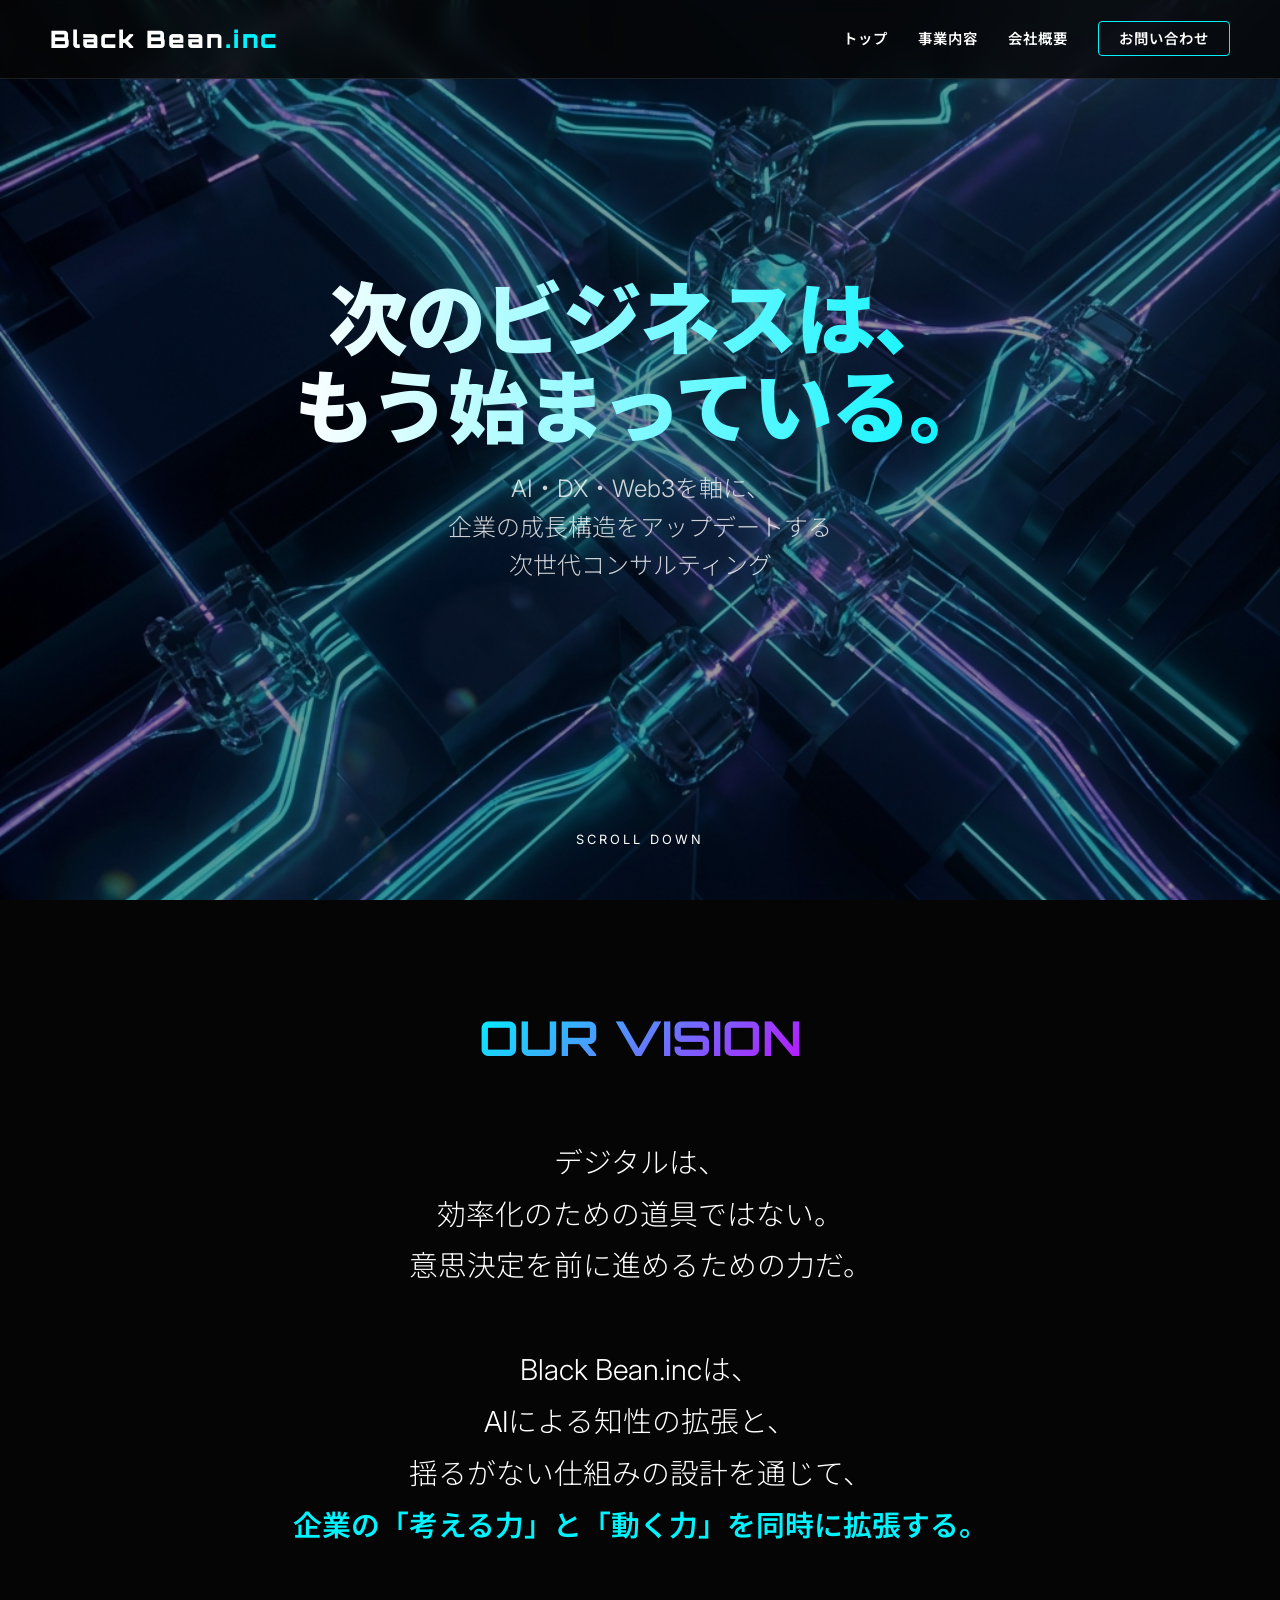
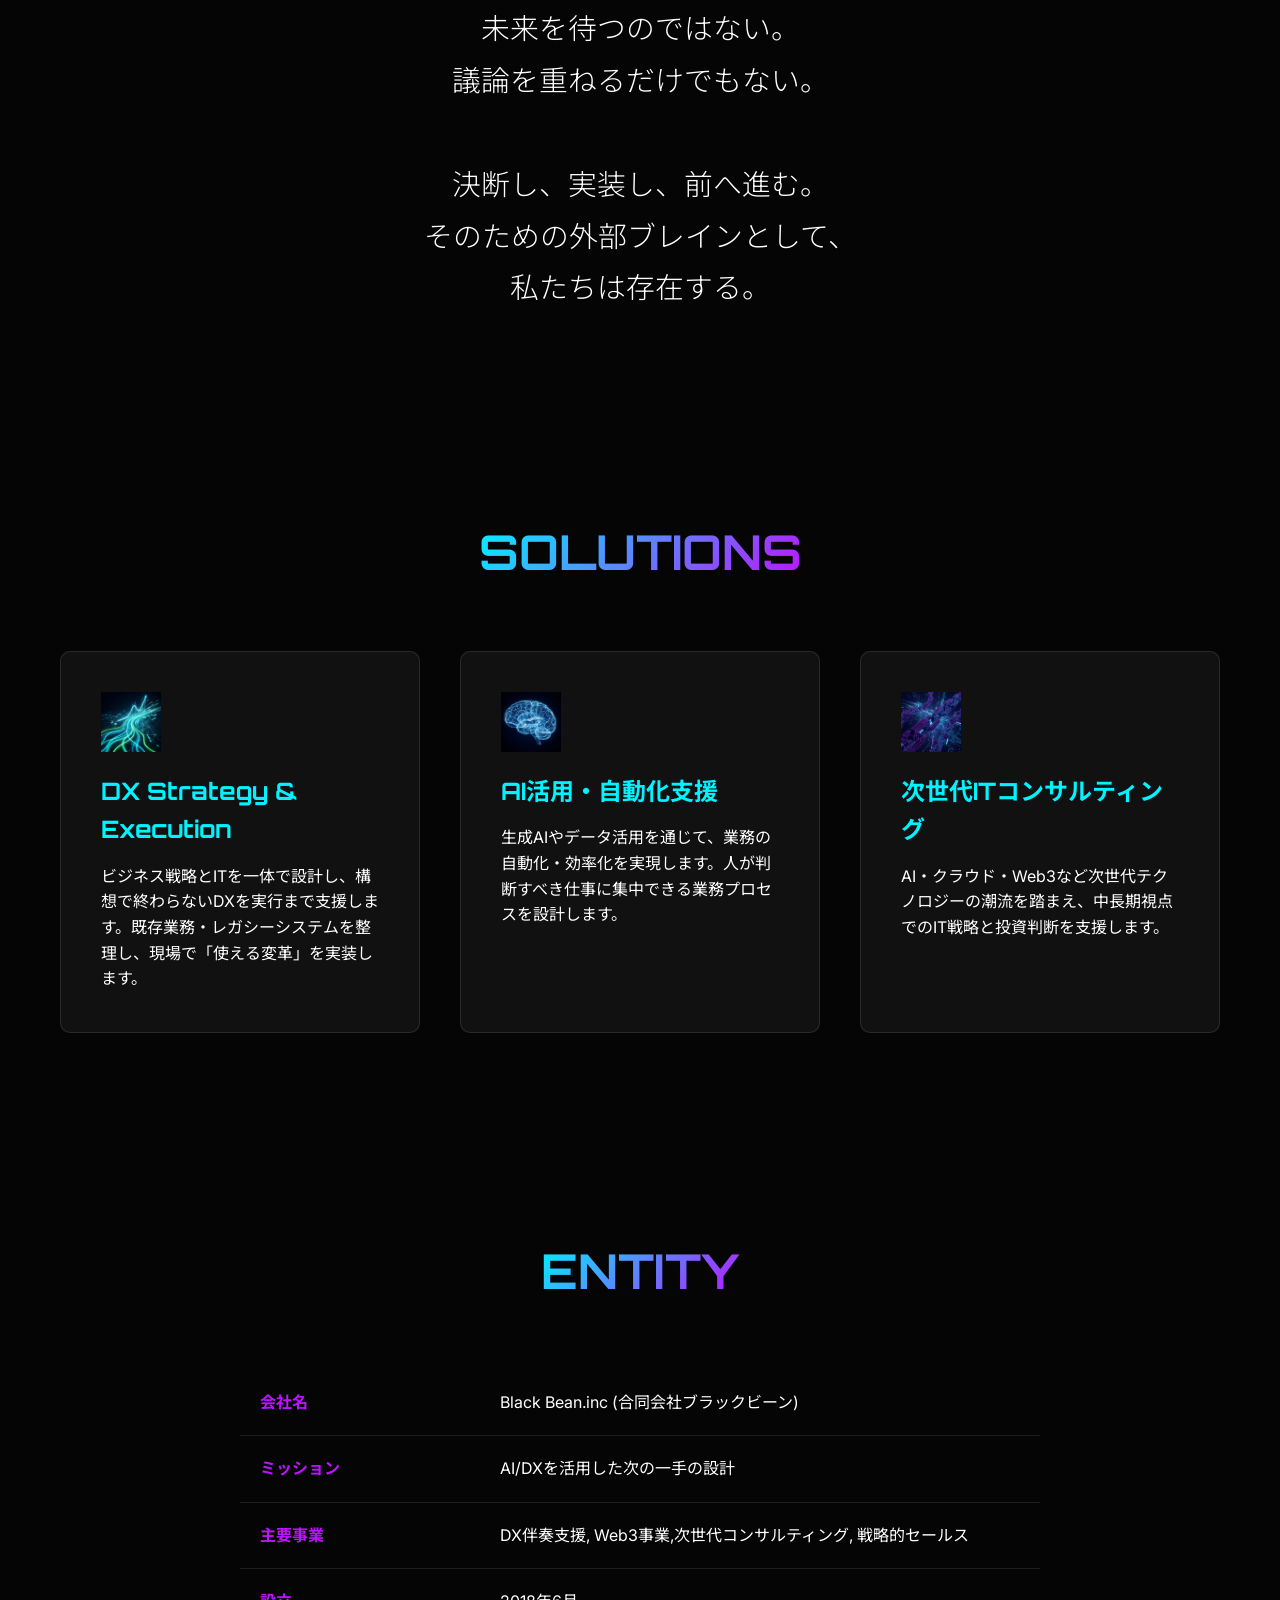
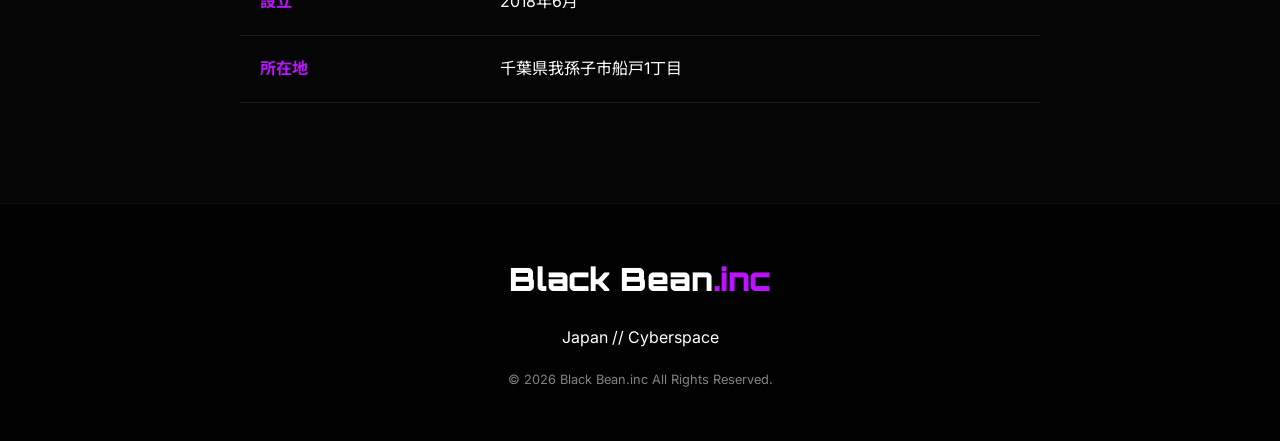
<file: index.html>
<!DOCTYPE html>
<html lang="ja">

<head>
    <meta charset="UTF-8">
    <meta name="viewport" content="width=device-width, initial-scale=1.0">
    <title>Black Bean.inc | The Future of Intelligence</title>
    <meta name="description"
        content="AI, Web3, and DX solutions that redefine boundaries. Black Bean.inc leads the digital evolution.">
    <link rel="preconnect" href="https://fonts.googleapis.com">
    <link rel="preconnect" href="https://fonts.gstatic.com" crossorigin>
    <link
        href="https://fonts.googleapis.com/css2?family=Inter:wght@300;400;600;800&family=Orbitron:wght@400;700;900&family=Noto+Sans+JP:wght@300;400;700&display=swap"
        rel="stylesheet">
    <link rel="stylesheet" href="style.css">
</head>

<body>
    <div class="noise-overlay"></div>

    <header>
        <div class="logo">Black Bean<span>.inc</span></div>
        <nav>
            <ul>
                <li><a href="#hero">トップ</a></li>
                <li><a href="#services">事業内容</a></li>
                <li><a href="#company">会社概要</a></li>
                <li><a href="contact.html" class="btn-contact">お問い合わせ</a></li>
            </ul>
        </nav>
    </header>

    <section id="hero">
        <div class="hero-bg" style="background-image: url('assets/images/hero-bg.png');"></div>
        <div class="hero-content">
            <h1 class="glitch" data-text="NEXT BUSINESS">次のビジネスは、<br>もう始まっている。</h1>
            <p>AI・DX・Web3を軸に、<br>企業の成長構造をアップデートする<br>次世代コンサルティング</p>
            <div class="hero-scroll">SCROLL DOWN</div>
        </div>
    </section>

    <section id="concept">
        <div class="container">
            <h2><span class="gradient-text">OUR VISION</span></h2>
            <p class="concept-text">
    デジタルは、<br>
    効率化のための道具ではない。<br>
    意思決定を前に進めるための力だ。<br><br>

    Black Bean.incは、<br>
    AIによる知性の拡張と、<br>
    揺るがない仕組みの設計を通じて、<br>
    <strong>企業の「考える力」と「動く力」を同時に拡張する。</strong><br><br>

    未来を待つのではない。<br>
    議論を重ねるだけでもない。<br><br>

    決断し、実装し、前へ進む。<br>
    そのための外部ブレインとして、<br>
    私たちは存在する。
</p>
        </div>
    </section>

    <section id="services">
        <div class="container">
            <h2><span class="gradient-text">SOLUTIONS</span></h2>
            <div class="service-grid">
                <div class="service-card" data-tilt>
                    <div class="service-img" style="background-image: url('assets/images/service-dx.png');"></div>
                    <h3>DX Strategy & Execution</h3>
                    <p>ビジネス戦略とITを一体で設計し、構想で終わらないDXを実行まで支援します。既存業務・レガシーシステムを整理し、現場で「使える変革」を実装します。</p>
                </div>
                <div class="service-card" data-tilt>
                    <div class="service-img" style="background-image: url('assets/images/service-ai.png');"></div>
                    <h3>AI活用・自動化支援</h3>
                    <p>生成AIやデータ活用を通じて、業務の自動化・効率化を実現します。人が判断すべき仕事に集中できる業務プロセスを設計します。</p>
                </div>
                <div class="service-card" data-tilt>
                    <div class="service-img" style="background-image: url('assets/images/service-web3.png');"></div>
                    <h3>次世代ITコンサルティング</h3>
                    <p>AI・クラウド・Web3など次世代テクノロジーの潮流を踏まえ、中長期視点でのIT戦略と投資判断を支援します。</p>
                </div>
            </div>
        </div>
    </section>

    <section id="company">
        <div class="container">
            <h2><span class="gradient-text">ENTITY</span></h2>
            <div class="company-info-wrapper">
                <table class="company-table">
                    <tr>
                        <th>会社名</th>
                        <td>Black Bean.inc (合同会社ブラックビーン)</td>
                    </tr>
                    <tr>
                        <th>ミッション</th>
                        <td>AI/DXを活用した次の一手の設計</td>
                    </tr>
                    <tr>
                        <th>主要事業</th>
                        <td>DX伴奏支援, Web3事業,次世代コンサルティング, 戦略的セールス</td>
                    </tr>
                    <tr>
                        <th>設立</th>
                        <td>2018年6月</td>
                    </tr>
                    <tr>
                        <th>所在地</th>
                        <td>千葉県我孫子市船戸1丁目</td>
                    </tr>
                </table>
            </div>
        </div>
    </section>

    <footer id="contact">
        <div class="container">
            <div class="footer-logo">Black Bean<span>.inc</span></div>
            <p>Japan // Cyberspace</p>
            <p class="copyright">&copy; 2026 Black Bean.inc All Rights Reserved.</p>
        </div>
    </footer>

    <script src="script.js"></script>
</body>

</html>
</file>
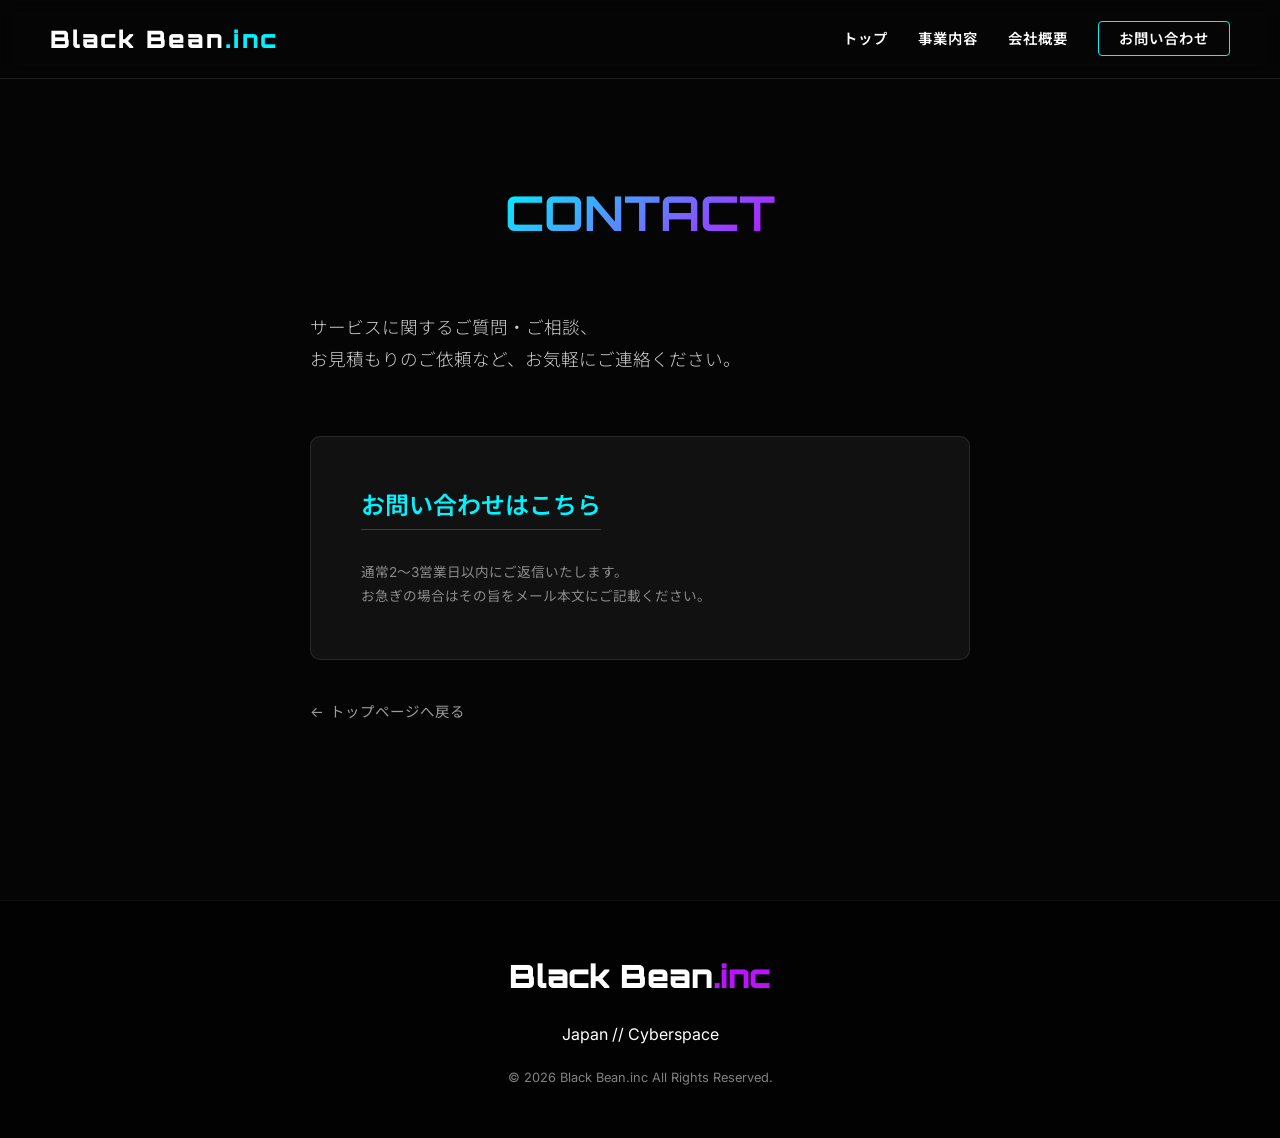
<file: contact.html>
<!DOCTYPE html>
<html lang="ja">

<head>
    <meta charset="UTF-8">
    <meta name="viewport" content="width=device-width, initial-scale=1.0">
    <title>お問い合わせ | Black Bean.inc</title>
    <meta name="description"
        content="Black Bean.incへのお問い合わせはこちら。AI・DX・Web3コンサルティングに関するご相談をお待ちしています。">
    <link rel="preconnect" href="https://fonts.googleapis.com">
    <link rel="preconnect" href="https://fonts.gstatic.com" crossorigin>
    <link
        href="https://fonts.googleapis.com/css2?family=Inter:wght@300;400;600;800&family=Orbitron:wght@400;700;900&family=Noto+Sans+JP:wght@300;400;700&display=swap"
        rel="stylesheet">
    <link rel="stylesheet" href="style.css">
    <style>
        .contact-section {
            min-height: 100vh;
            display: flex;
            align-items: center;
            padding-top: 100px;
        }

        .contact-inner {
            max-width: 700px;
            margin: 0 auto;
            width: 100%;
            padding: 0 20px;
        }

        .contact-lead {
            font-size: 1.1rem;
            font-weight: 300;
            opacity: 0.8;
            margin-bottom: 60px;
            line-height: 1.8;
        }

        .contact-block {
            background: var(--card-bg);
            border: 1px solid rgba(255, 255, 255, 0.1);
            border-radius: 10px;
            padding: 50px;
        }

        .contact-label {
            font-family: var(--font-header);
            font-size: 0.75rem;
            letter-spacing: 3px;
            color: var(--accent-purple);
            margin-bottom: 12px;
        }

        .contact-email-link {
            display: inline-block;
            font-size: 1.5rem;
            font-weight: 600;
            color: var(--accent-cyan);
            text-decoration: none;
            border-bottom: 1px solid rgba(0, 243, 255, 0.3);
            padding-bottom: 4px;
            transition: border-color 0.3s, text-shadow 0.3s;
        }

        .contact-email-link:hover {
            border-color: var(--accent-cyan);
            text-shadow: 0 0 15px rgba(0, 243, 255, 0.6);
        }

        .contact-note {
            margin-top: 30px;
            font-size: 0.85rem;
            opacity: 0.5;
            line-height: 1.8;
        }

        .back-link {
            display: inline-block;
            margin-top: 40px;
            color: var(--text-color);
            text-decoration: none;
            font-size: 0.9rem;
            opacity: 0.6;
            transition: opacity 0.3s;
            letter-spacing: 1px;
        }

        .back-link:hover {
            opacity: 1;
            color: var(--accent-cyan);
        }

        @media (max-width: 768px) {
            .contact-block {
                padding: 30px 20px;
            }

            .contact-email-link {
                font-size: 1.1rem;
            }
        }
    </style>
</head>

<body>
    <div class="noise-overlay"></div>

    <header>
        <div class="logo"><a href="index.html" style="text-decoration:none;color:inherit;">Black Bean<span>.inc</span></a></div>
        <nav>
            <ul>
                <li><a href="index.html#hero">トップ</a></li>
                <li><a href="index.html#services">事業内容</a></li>
                <li><a href="index.html#company">会社概要</a></li>
                <li><a href="contact.html" class="btn-contact">お問い合わせ</a></li>
            </ul>
        </nav>
    </header>

    <section class="contact-section">
        <div class="contact-inner">
            <h2><span class="gradient-text">CONTACT</span></h2>
            <p class="contact-lead">
                サービスに関するご質問・ご相談、<br>
                お見積もりのご依頼など、お気軽にご連絡ください。
            </p>
            <div class="contact-block">
                <a class="contact-email-link" href="mailto:tanba@blackbean.biz">お問い合わせはこちら</a>
                <p class="contact-note">
                    通常2〜3営業日以内にご返信いたします。<br>
                    お急ぎの場合はその旨をメール本文にご記載ください。
                </p>
            </div>
            <a class="back-link" href="index.html">← トップページへ戻る</a>
        </div>
    </section>

    <footer>
        <div class="container">
            <div class="footer-logo">Black Bean<span>.inc</span></div>
            <p>Japan // Cyberspace</p>
            <p class="copyright">&copy; 2026 Black Bean.inc All Rights Reserved.</p>
        </div>
    </footer>
</body>

</html>
</file>
<file: style.css>
:root {
    --bg-color: #050505;
    --text-color: #ffffff;
    --accent-cyan: #00f3ff;
    --accent-purple: #bc13fe;
    --card-bg: rgba(255, 255, 255, 0.05);
    --font-main: 'Inter', 'Noto Sans JP', sans-serif;
    --font-header: 'Orbitron', 'Noto Sans JP', sans-serif;
}

* {
    margin: 0;
    padding: 0;
    box-sizing: border-box;
}

body {
    background-color: var(--bg-color);
    color: var(--text-color);
    font-family: var(--font-main);
    line-height: 1.6;
    overflow-x: hidden;
}

/* Header */
header {
    position: fixed;
    top: 0;
    width: 100%;
    padding: 20px 50px;
    display: flex;
    justify-content: space-between;
    align-items: center;
    background: rgba(5, 5, 5, 0.8);
    backdrop-filter: blur(10px);
    z-index: 1000;
    border-bottom: 1px solid rgba(255, 255, 255, 0.1);
}

.logo {
    font-family: var(--font-header);
    font-size: 1.5rem;
    font-weight: 900;
    letter-spacing: 2px;
}

.logo span {
    color: var(--accent-cyan);
}

nav ul {
    display: flex;
    list-style: none;
    gap: 30px;
}

nav a {
    color: var(--text-color);
    text-decoration: none;
    font-weight: 600;
    font-size: 0.9rem;
    transition: color 0.3s;
    letter-spacing: 1px;
}

nav a:hover {
    color: var(--accent-cyan);
    text-shadow: 0 0 10px var(--accent-cyan);
}

.btn-contact {
    border: 1px solid var(--accent-cyan);
    padding: 8px 20px;
    border-radius: 4px;
}

.btn-contact:hover {
    background: var(--accent-cyan);
    color: var(--bg-color);
    box-shadow: 0 0 20px rgba(0, 243, 255, 0.5);
}

/* Hero Section */
#hero {
    height: 100vh;
    display: flex;
    align-items: center;
    justify-content: center;
    position: relative;
    overflow: hidden;
}

.hero-bg {
    position: absolute;
    top: 0;
    left: 0;
    width: 100%;
    height: 100%;
    background-size: cover;
    background-position: center;
    filter: brightness(0.6);
    z-index: -1;
}

.hero-content {
    text-align: center;
    z-index: 1;
    padding: 0 20px;
}

h1.glitch {
    font-family: var(--font-header);
    font-size: 5rem;
    font-weight: 900;
    line-height: 1.1;
    margin-bottom: 20px;
    position: relative;
    letter-spacing: -2px;
    background: linear-gradient(90deg, #fff, var(--accent-cyan));
    -webkit-background-clip: text;
    background-clip: text;
    -webkit-text-fill-color: transparent;
}

.hero-content p {
    font-size: 1.5rem;
    font-weight: 300;
    margin-bottom: 40px;
    opacity: 0.8;
}

.hero-scroll {
    position: absolute;
    bottom: 50px;
    left: 50%;
    transform: translateX(-50%);
    font-size: 0.8rem;
    letter-spacing: 3px;
    animation: bounce 2s infinite;
}

@keyframes bounce {

    0%,
    100% {
        transform: translate(-50%, 0);
        opacity: 0.5;
    }

    50% {
        transform: translate(-50%, 20px);
        opacity: 1;
    }
}

/* Sections General */
section {
    padding: 100px 0;
}

.container {
    max-width: 1200px;
    margin: 0 auto;
    padding: 0 20px;
}

h2 {
    font-family: var(--font-header);
    font-size: 3rem;
    margin-bottom: 60px;
    text-align: center;
    text-transform: uppercase;
}

.gradient-text {
    background: linear-gradient(135deg, var(--accent-cyan), var(--accent-purple));
    -webkit-background-clip: text;
    background-clip: text;
    -webkit-text-fill-color: transparent;
}

/* Concept Section */
.concept-text {
    font-size: 1.8rem;
    text-align: center;
    font-weight: 300;
    line-height: 1.8;
}

.concept-text strong {
    color: var(--accent-cyan);
    font-weight: 600;
}

/* Services */
.service-grid {
    display: grid;
    grid-template-columns: repeat(auto-fit, minmax(300px, 1fr));
    gap: 40px;
}

.service-card {
    background: var(--card-bg);
    padding: 40px;
    border: 1px solid rgba(255, 255, 255, 0.1);
    border-radius: 10px;
    transition: transform 0.3s, box-shadow 0.3s;
    position: relative;
    overflow: hidden;
}

.service-card:hover {
    transform: translateY(-10px);
    box-shadow: 0 10px 30px rgba(0, 243, 255, 0.2);
    border-color: var(--accent-cyan);
}

.service-img {
    width: 60px;
    height: 60px;
    background-size: contain;
    background-repeat: no-repeat;
    background-position: center;
    margin-bottom: 20px;
}

.service-card h3 {
    font-family: var(--font-header);
    font-size: 1.5rem;
    margin-bottom: 15px;
    color: var(--accent-cyan);
}

/* Company */
.company-info-wrapper {
    display: flex;
    justify-content: center;
}

.company-table {
    width: 100%;
    max-width: 800px;
    border-collapse: collapse;
}

.company-table th,
.company-table td {
    padding: 20px;
    text-align: left;
    border-bottom: 1px solid rgba(255, 255, 255, 0.1);
}

.company-table th {
    width: 30%;
    color: var(--accent-purple);
    font-family: var(--font-header);
}

/* Footer */
footer {
    padding: 50px 0;
    text-align: center;
    background: #020202;
    border-top: 1px solid rgba(255, 255, 255, 0.05);
}

.footer-logo {
    font-family: var(--font-header);
    font-size: 2rem;
    margin-bottom: 20px;
    font-weight: 900;
}

.footer-logo span {
    color: var(--accent-purple);
}

.copyright {
    margin-top: 20px;
    font-size: 0.8rem;
    opacity: 0.5;
}

/* Responsive */
@media (max-width: 768px) {
    h1.glitch {
        font-size: 3rem;
    }

    header {
        padding: 20px;
    }

    nav ul {
        display: none;
    }

    /* Simplified for now */
    .company-table th,
    .company-table td {
        display: block;
        width: 100%;
    }

    .company-table th {
        margin-top: 20px;
        color: var(--accent-cyan);
    }
}
</file>
